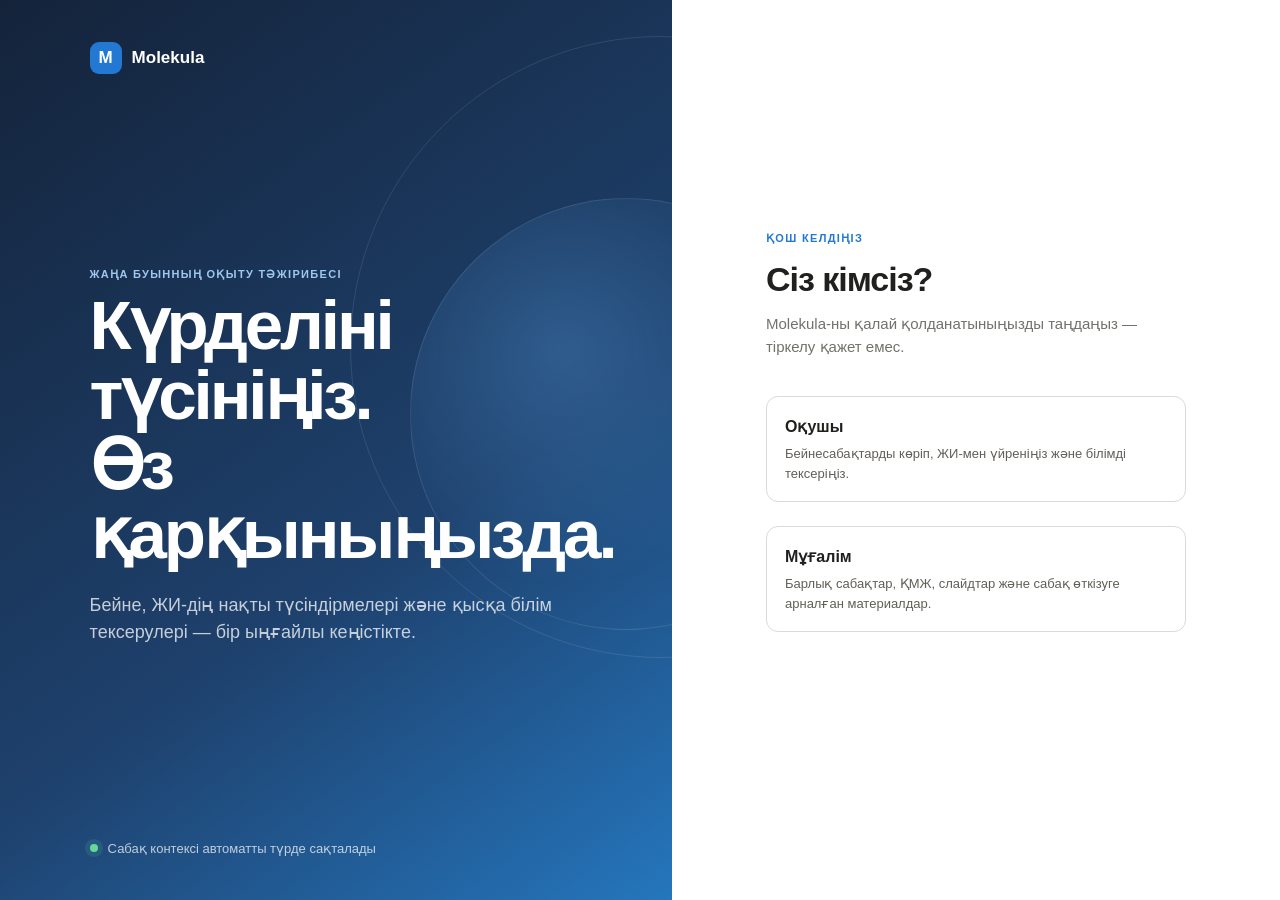
<file: index.html>
<!doctype html>
<html lang="kk">
<head>
  <meta charset="utf-8">
  <meta name="viewport" content="width=device-width, initial-scale=1">
  <title>Molekula</title>
  <link rel="stylesheet" href="css/style.css?v=5">
</head>
<body class="auth-page">
  <main class="auth-shell">
    <section class="auth-story" aria-label="Платформа туралы">
      <a class="brand brand-light" href="#" aria-label="Molekula"><span class="brand-mark">M</span><span>Molekula</span></a>
      <div class="story-copy">
        <span class="eyebrow light">Жаңа буынның оқыту тәжірибесі</span>
        <h1>Күрделіні түсініңіз.<br>Өз қарқыныңызда.</h1>
        <p>Бейне, ЖИ-дің нақты түсіндірмелері және қысқа білім тексерулері — бір ыңғайлы кеңістікте.</p>
      </div>
      <div class="story-proof"><span class="proof-dot"></span><span>Сабақ контексі автоматты түрде сақталады</span></div>
    </section>

    <section class="auth-panel">
      <div class="auth-card">
        <div class="mobile-brand"><span class="brand-mark">M</span><b>Molekula</b></div>
        <span class="eyebrow">Қош келдіңіз</span>
        <h2>Сіз кімсіз?</h2>
        <p class="muted">Molekula-ны қалай қолданатыныңызды таңдаңыз — тіркелу қажет емес.</p>

        <div class="auth-form role-options" role="group" aria-label="Рөлді таңдау">
          <button class="role-option" type="button" data-role="student">
            <span><b>Оқушы</b><small>Бейнесабақтарды көріп, ЖИ-мен үйреніңіз және білімді тексеріңіз.</small></span>
          </button>
          <button class="role-option" type="button" data-role="teacher">
            <span><b>Мұғалім</b><small>Барлық сабақтар, ҚМЖ, слайдтар және сабақ өткізуге арналған материалдар.</small></span>
          </button>
        </div>
        <div id="auth-status" class="status" role="status" aria-live="polite"></div>
      </div>
    </section>
  </main>
  <script src="js/config.js?v=6"></script>
  <script src="js/api.js?v=5"></script>
  <script src="js/auth.js?v=5"></script>
</body>
</html>
</file>
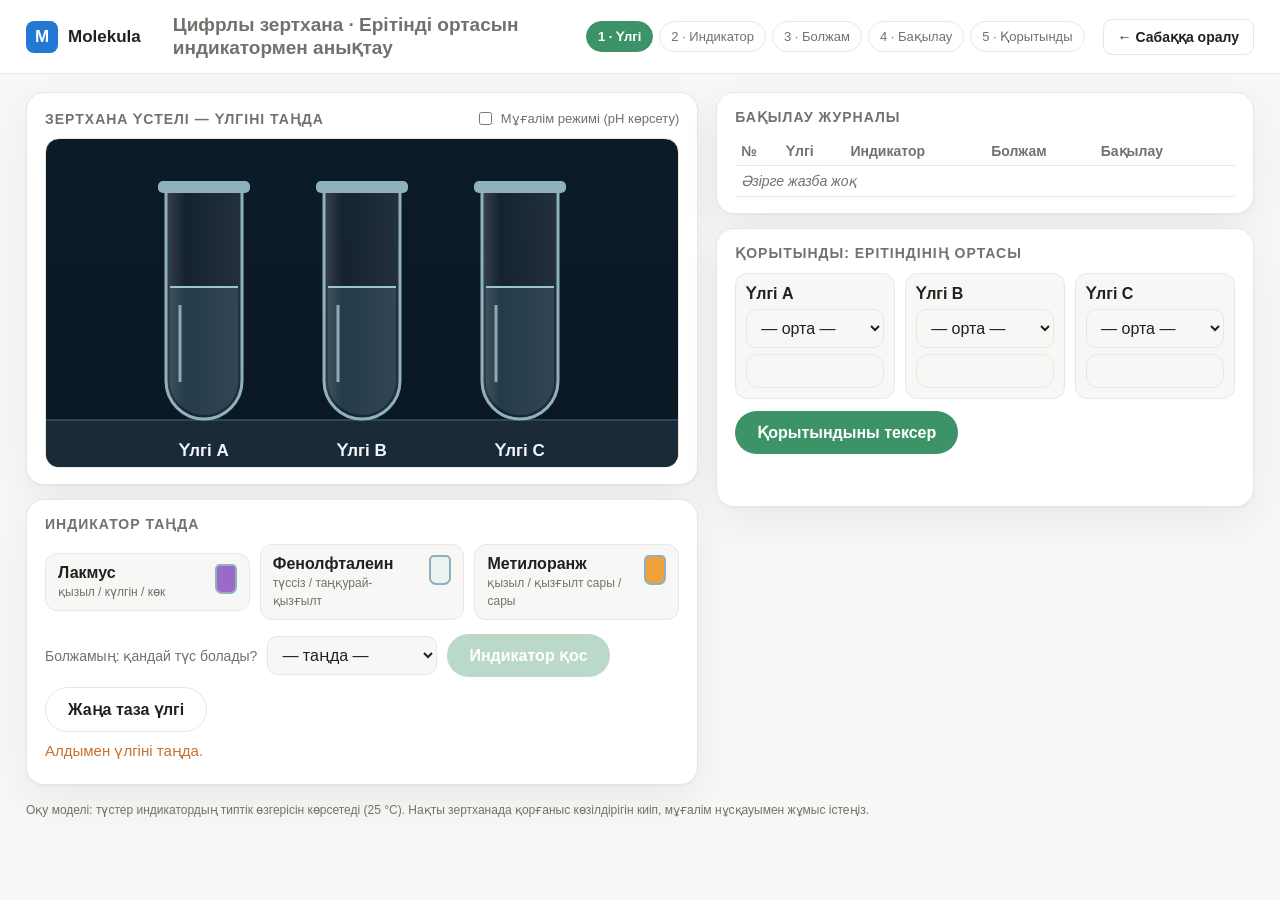
<file: digital-lab/index.html>
<!doctype html>
<html lang="kk">
<head>
<meta charset="utf-8">
<meta name="viewport" content="width=device-width,initial-scale=1">
<title>Цифрлы зертхана — ерітінді ортасы</title>
<style>
:root{--bg:#f7f7f5;--panel:#fff;--panel2:#f7f7f5;--line:#e8e7e3;--ink:#20201e;--muted:#73716c;--cyan:#2378d4;--mint:#3d9368;--gold:#c86f2b;--red:#c0453e;--copper:#c86f2b;--glass:#8fb1be}
*{box-sizing:border-box}
html,body{margin:0;background:var(--bg);color:var(--ink);font-family:Arial,"Helvetica Neue",sans-serif}
body{min-height:100vh;background:var(--bg)}
button,select{font:inherit;color:inherit}
header{display:flex;align-items:center;gap:18px;padding:14px 26px;border-bottom:1px solid var(--line)}
header{background:#fff}.mk-brand{display:flex;align-items:center;gap:10px;font-weight:800;color:var(--ink);text-decoration:none;font-size:17px;white-space:nowrap}.mk-mark{width:32px;height:32px;border-radius:8px;background:#2378d4;color:#fff;display:grid;place-items:center;font-weight:800}.mk-back{border:1px solid var(--line);background:#fff;border-radius:9px;padding:9px 14px;color:var(--ink);text-decoration:none;font-weight:700;font-size:14px;white-space:nowrap}.mk-back:hover{background:#eaf3fb}
header h1{font-size:19px;margin:0 0 0 14px;font-weight:700;color:var(--muted)}
.steps{margin-left:auto;display:flex;gap:6px}
.step{font-size:13px;padding:7px 11px;border-radius:999px;border:1px solid var(--line);color:var(--muted);white-space:nowrap}
.step.on{border-color:var(--mint);color:#fff;background:var(--mint);font-weight:700}
.step.done{border-color:#2f5a4d;color:var(--mint)}
main{display:grid;grid-template-columns:1.25fr 1fr;gap:18px;padding:18px 26px}
.card{box-shadow:0 1px 2px rgba(20,20,18,.04),0 14px 40px rgba(20,20,18,.06);background:var(--panel);border:1px solid var(--line);border-radius:18px;padding:16px 18px}
.card h2{font-size:14px;letter-spacing:1px;text-transform:uppercase;color:var(--muted);margin:0 0 12px}
.bench{position:relative;color:#f3f7fc;height:330px;background:linear-gradient(#0c1b28,#0a1824);border:1px solid var(--line);border-radius:14px;overflow:hidden}
.bench:after{content:"";position:absolute;z-index:0;left:0;right:0;bottom:0;height:46px;background:#1a2a37;border-top:2px solid #2f4557}
.tube{position:absolute;z-index:1;bottom:40px;width:92px;height:250px;cursor:pointer;transition:transform .35s}
.tube svg{width:100%;height:100%;overflow:visible}
.tube .liq{transition:fill 1.6s ease}
.tube.sel{transform:translateY(-14px)}
.tube .lab{position:absolute;left:0;right:0;bottom:-34px;text-align:center;font-weight:700;font-size:17px;z-index:2}
.tube .ph{position:absolute;left:0;right:0;top:-26px;text-align:center;font-size:13px;color:var(--gold);display:none}
.teacher .tube .ph{display:block}
.tube .tag{position:absolute;left:0;right:0;top:40px;text-align:center;font-size:12px;color:var(--muted)}
.dropper{position:absolute;width:34px;height:120px;left:0;top:-140px;transition:left .8s ease,top .8s ease;z-index:5;pointer-events:none}
.drop{position:absolute;width:10px;height:14px;border-radius:50% 50% 50% 50%/60% 60% 40% 40%;z-index:4;opacity:0}
.drop.fall{animation:fall .55s ease-in forwards}
@keyframes fall{0%{opacity:1;transform:translateY(0)}100%{opacity:1;transform:translateY(120px)}}
.row{display:flex;gap:10px;flex-wrap:wrap;align-items:center}
.ind{flex:1;min-width:150px;border:1px solid var(--line);background:var(--panel2);border-radius:12px;padding:10px 12px;cursor:pointer;text-align:left}
.ind b{display:block;font-size:16px}
.ind small{color:var(--muted);font-size:12px}
.ind .bottle{float:right;width:22px;height:30px;border-radius:5px 5px 7px 7px;margin-left:8px;border:2px solid var(--glass)}
.ind.sel{border-color:var(--gold);background:#fff4ea}
label{font-size:14px;color:var(--muted)}
select{background:var(--panel2);border:1px solid var(--line);border-radius:10px;padding:9px 10px;min-width:170px}
.btn{border:0;border-radius:999px;padding:12px 22px;font-weight:800;cursor:pointer;background:var(--mint);color:#fff}
.btn.ghost{background:transparent;border:1px solid var(--line);color:var(--ink)}
.btn:disabled{opacity:.35;cursor:not-allowed}
.msg{min-height:26px;margin-top:10px;font-size:15px;color:var(--gold)}
.msg.ok{color:var(--mint)}.msg.bad{color:var(--red)}
table{width:100%;border-collapse:collapse;font-size:14px}
th{color:var(--muted);text-align:left;font-weight:600;padding:6px 6px;border-bottom:1px solid var(--line)}
td{padding:7px 6px;border-bottom:1px solid var(--line)}
.sw{display:inline-block;width:14px;height:14px;border-radius:4px;border:1px solid var(--glass);vertical-align:-2px;margin-right:6px}
.empty{color:var(--muted);font-style:italic}
.concl{display:grid;grid-template-columns:repeat(3,1fr);gap:10px;margin-top:6px}
.concl div{background:var(--panel2);border:1px solid var(--line);border-radius:12px;padding:10px}
.concl b{display:block;margin-bottom:6px}
.concl select{min-width:0;width:100%}
.concl .res{font-size:13px;margin-top:6px;min-height:34px}
.foot{padding:0 26px 16px;color:var(--muted);font-size:12px}
.switch{display:flex;align-items:center;gap:6px;font-size:13px;color:var(--muted);cursor:pointer}
#cursor{position:fixed;width:26px;height:26px;left:-50px;top:-50px;z-index:99;pointer-events:none;transition:left .55s cubic-bezier(.4,0,.2,1),top .55s cubic-bezier(.4,0,.2,1)}
#cursor.click:after{content:"";position:absolute;left:-12px;top:-12px;width:28px;height:28px;border-radius:50%;border:3px solid var(--gold);animation:ping .45s ease-out}
@keyframes ping{from{opacity:1;transform:scale(.3)}to{opacity:0;transform:scale(1.4)}}
@media (max-width:900px){main{grid-template-columns:1fr}.steps{display:none}}
</style>
</head>
<body>
<header>
  <a class="mk-brand" href="../lesson.html"><span class="mk-mark">M</span>Molekula</a>
  <h1>Цифрлы зертхана · Ерітінді ортасын индикатормен анықтау</h1>
  <div class="steps" id="steps">
    <span class="step">1 · Үлгі</span><span class="step">2 · Индикатор</span><span class="step">3 · Болжам</span><span class="step">4 · Бақылау</span><span class="step">5 · Қорытынды</span>
  </div>
  <a class="mk-back" id="mk-back" href="../lesson.html">← Сабаққа оралу</a>
</header>
<main>
  <section>
    <div class="card">
      <div class="row" style="justify-content:space-between;margin-bottom:10px">
        <h2 style="margin:0">Зертхана үстелі — үлгіні таңда</h2>
        <label class="switch"><input type="checkbox" id="teacher"> Мұғалім режимі (pH көрсету)</label>
      </div>
      <div class="bench" id="bench"></div>
    </div>
    <div class="card" style="margin-top:14px">
      <h2>Индикатор таңда</h2>
      <div class="row" id="inds"></div>
      <div class="row" style="margin-top:14px">
        <label for="pred">Болжамың: қандай түс болады?</label>
        <select id="pred"><option value="">— таңда —</option></select>
        <button class="btn" id="add" disabled>Индикатор қос</button>
        <button class="btn ghost" id="fresh">Жаңа таза үлгі</button>
      </div>
      <div class="msg" id="msg">Алдымен үлгіні таңда.</div>
    </div>
  </section>
  <section>
    <div class="card">
      <h2>Бақылау журналы</h2>
      <table><thead><tr><th>№</th><th>Үлгі</th><th>Индикатор</th><th>Болжам</th><th>Бақылау</th><th></th></tr></thead>
      <tbody id="log"><tr><td colspan="6" class="empty">Әзірге жазба жоқ</td></tr></tbody></table>
    </div>
    <div class="card" style="margin-top:14px">
      <h2>Қорытынды: ерітіндінің ортасы</h2>
      <div class="concl" id="concl"></div>
      <div class="row" style="margin-top:12px"><button class="btn" id="check">Қорытындыны тексер</button></div>
      <div class="msg" id="cmsg"></div>
    </div>
  </section>
</main>
<div class="foot">Оқу моделі: түстер индикатордың типтік өзгерісін көрсетеді (25 °C). Нақты зертханада қорғаныс көзілдірігін киіп, мұғалім нұсқауымен жұмыс істеңіз.</div>
<svg id="cursor" viewBox="0 0 26 26"><path d="M3 2l18 10-8 2-3 8z" fill="#fff" stroke="#071321" stroke-width="1.6"/></svg>
<script>
'use strict';
const SAMPLES=[{id:'A',ph:2,name:'тұз қышқылының сұйылтылған ерітіндісі'},{id:'B',ph:7,name:'дистилденген су'},{id:'C',ph:11,name:'натрий гидроксидінің сұйылтылған ерітіндісі'}];
const IND={
 litmus:{name:'Лакмус',hint:'қызыл / күлгін / көк',bottle:'#9b6ac9',color:ph=>ph<5?['#e34e68','қызыл']:ph<8?['#9b6ac9','күлгін']:['#3a7ce8','көк']},
 phenol:{name:'Фенолфталеин',hint:'түссіз / таңқурай-қызғылт',bottle:'#e8f3f2',color:ph=>ph<8.2?[null,'түссіз']:['#e755b1','қызғылт']},
 mo:{name:'Метилоранж',hint:'қызыл / қызғылт сары / сары',bottle:'#f0a13c',color:ph=>ph<3.1?['#e75050','қызыл']:ph<4.4?['#f08a3c','қызғылт сары']:['#f5cd44','сары']}
};
const COLORS=['түссіз','қызыл','күлгін','көк','қызғылт','сары','қызғылт сары'];
const ENV={acid:'Қышқыл',neutral:'Бейтарап',base:'Сілтілі'};
const $=s=>document.querySelector(s);
const st={sample:null,ind:null,tubes:{A:null,B:null,C:null},log:[],busy:false};
const bench=$('#bench');
const W=()=>bench.clientWidth;
function tubeSVG(id){return `<svg viewBox="0 0 92 250"><defs><linearGradient id="gl${id}" x1="0" x2="1"><stop offset="0" stop-color="#fff" stop-opacity=".18"/><stop offset=".25" stop-color="#fff" stop-opacity=".04"/><stop offset="1" stop-color="#fff" stop-opacity=".1"/></linearGradient></defs>
<path class="liq" d="M12 110 V204 a34 34 0 0 0 68 0 V110 Z" fill="#1b3342"/>
<path d="M8 12 V204 a38 38 0 0 0 76 0 V12" fill="url(#gl${id})" stroke="#8fb1be" stroke-width="3"/>
<rect x="0" y="4" width="92" height="12" rx="5" fill="#8fb1be"/>
<line x1="12" y1="110" x2="80" y2="110" stroke="#9cc4d0" stroke-width="2"/>
<line x1="22" y1="128" x2="22" y2="205" stroke="#d7eef3" stroke-width="3" opacity=".6"/></svg>`}
SAMPLES.forEach((s,i)=>{const d=document.createElement('div');d.className='tube';d.dataset.id=s.id;d.innerHTML=tubeSVG(s.id)+`<div class="ph">pH ${s.ph}</div><div class="lab">Үлгі ${s.id}</div>`;d.onclick=()=>selectSample(s.id);bench.append(d)});
const dropper=document.createElement('div');dropper.className='dropper';dropper.innerHTML='<svg viewBox="0 0 34 120"><rect x="5" y="0" width="24" height="44" rx="11" id="bulb" fill="#eac778"/><rect x="11" y="40" width="12" height="66" rx="4" fill="#c9dce3"/><path d="M11 104h12l-6 16z" fill="#c9dce3"/></svg>';bench.append(dropper);
function layout(){const w=W();[...bench.querySelectorAll('.tube')].forEach((t,i)=>{t.style.left=(w*(i+1)/4-46)+'px'})}
addEventListener('resize',layout);layout();
Object.entries(IND).forEach(([k,v])=>{const b=document.createElement('button');b.className='ind';b.dataset.ind=k;b.innerHTML=`<span class="bottle" style="background:${v.bottle}"></span><b>${v.name}</b><small>${v.hint}</small>`;b.onclick=()=>selectInd(k);$('#inds').append(b)});
COLORS.forEach(c=>{const o=document.createElement('option');o.value=c;o.textContent=c;$('#pred').append(o)});
SAMPLES.forEach(s=>{const d=document.createElement('div');d.innerHTML=`<b>Үлгі ${s.id}</b><select data-concl="${s.id}"><option value="">— орта —</option>${Object.entries(ENV).map(([k,v])=>`<option value="${k}">${v}</option>`).join('')}</select><div class="res" id="res${s.id}"></div>`;$('#concl').append(d)});
$('#teacher').onchange=e=>document.body.classList.toggle('teacher',e.target.checked);
$('#pred').onchange=update;$('#add').onclick=addIndicator;$('#fresh').onclick=fresh;$('#check').onclick=checkConcl;
function msg(t,cls=''){const m=$('#msg');m.textContent=t;m.className='msg '+cls}
function selectSample(id){if(st.busy)return;st.sample=id;bench.querySelectorAll('.tube').forEach(t=>t.classList.toggle('sel',t.dataset.id===id));
 msg(st.tubes[id]?`Үлгі ${id}-ге ${IND[st.tubes[id]].name.toLowerCase()} қосылған. Басқа индикатор үшін «Жаңа таза үлгі» ал.`:`Үлгі ${id} таңдалды. Енді индикатор таңда.`,st.tubes[id]?'bad':'');update()}
function selectInd(k){if(st.busy)return;st.ind=k;document.querySelectorAll('.ind').forEach(b=>b.classList.toggle('sel',b.dataset.ind===k));if(st.sample&&!st.tubes[st.sample])msg('Болжам жаса: түс қандай болады?');update()}
function update(){const ready=st.sample&&st.ind&&$('#pred').value&&!st.tubes[st.sample]&&!st.busy;$('#add').disabled=!ready;
 const stepEls=[...document.querySelectorAll('.step')];const stage=!st.sample?0:!st.ind?1:!$('#pred').value?2:st.log.length<1?3:4;stepEls.forEach((e,i)=>{e.className='step'+(i===stage?' on':i<stage?' done':'')})}
function tubeEl(id){return bench.querySelector(`.tube[data-id="${id}"]`)}
async function addIndicator(){const id=st.sample,k=st.ind,pred=$('#pred').value;if(!id||!k||!pred||st.tubes[id])return;st.busy=true;update();
 const t=tubeEl(id),x=parseFloat(t.style.left)+29;bench.querySelector('#bulb').setAttribute('fill',IND[k].bottle);dropper.style.left=x+'px';dropper.style.top='-2px';await wait(900);
 for(let i=0;i<3;i++){const d=document.createElement('div');d.className='drop';d.style.background=IND[k].bottle==='#e8f3f2'?'#cfe9ea':IND[k].bottle;d.style.left=(x+12)+'px';d.style.top='118px';bench.append(d);requestAnimationFrame(()=>d.classList.add('fall'));setTimeout(()=>d.remove(),700);await wait(380)}
 const ph=SAMPLES.find(s=>s.id===id).ph,[col,name]=IND[k].color(ph);t.querySelector('.liq').setAttribute('fill',col||'#1f3a4a');st.tubes[id]=k;
 await wait(700);dropper.style.top='-140px';
 st.log.push({n:st.log.length+1,id,k,pred,obs:name,col});renderLog();
 msg(pred===name?`Болжам расталды: ${name}.`:`Бақылау: ${name}. Болжам (${pred}) расталмады — себебін ойлан.`,pred===name?'ok':'bad');
 $('#pred').value='';st.busy=false;update()}
function fresh(){const id=st.sample;if(!id||st.busy)return;st.tubes[id]=null;tubeEl(id).querySelector('.liq').setAttribute('fill','#1b3342');msg(`Үлгі ${id}: жаңа таза сынама алынды.`);update()}
function renderLog(){$('#log').innerHTML=st.log.map(r=>`<tr><td>${r.n}</td><td>${r.id}</td><td>${IND[r.k].name}</td><td>${r.pred}</td><td><span class="sw" style="background:${r.col||'transparent'}"></span>${r.obs}</td><td>${r.pred===r.obs?'✓':'✗'}</td></tr>`).join('')}
function truth(ph){return ph<7?'acid':ph>7?'base':'neutral'}
function evidence(id,env){const rows=st.log.filter(r=>r.id===id);if(!rows.length)return false;
 // litmus or methyl orange + phenolphthalein can separate all three; phenolphthalein alone cannot separate acid from neutral
 const set=new Set(rows.map(r=>r.k));if(set.has('litmus'))return true;if(env==='base'&&set.has('phenol'))return true;if(set.has('mo')&&set.has('phenol'))return true;if(env==='acid'&&set.has('mo'))return true;return false}
function checkConcl(){let good=0;SAMPLES.forEach(s=>{const v=document.querySelector(`[data-concl="${s.id}"]`).value,r=$('#res'+s.id);
 if(!v){r.textContent='Таңдау жоқ';r.style.color='var(--muted)';return}
 if(v!==truth(s.ph)){r.textContent='✗ Бақылау нәтижесіне сәйкес емес';r.style.color='var(--red)';return}
 if(!evidence(s.id,v)){r.textContent='Жауап дұрыс, бірақ дәлел жеткіліксіз: тағы индикатор қолдан';r.style.color='var(--gold)';return}
 good++;r.textContent='✓ Дұрыс, журналмен дәлелденді';r.style.color='var(--mint)'});
 const m=$('#cmsg');if(good===3){m.textContent='Тамаша! Үш үлгінің ортасы дұрыс анықталды.';m.className='msg ok';document.querySelectorAll('.step').forEach(e=>e.className='step done')}else{m.textContent=`${good} / 3 дәлелденген қорытынды.`;m.className='msg'}}
const wait=ms=>new Promise(r=>setTimeout(r,ms));
// demo cursor (used for screen recording): window.demoCursor(x,y,click)
window.demoCursor=(x,y,click)=>{const c=$('#cursor');c.style.left=x+'px';c.style.top=y+'px';if(click){c.classList.remove('click');void c.offsetWidth;c.classList.add('click')}};
update();
</script>
<script>(function(){const n=new URLSearchParams(location.search).get('lesson');if(n&&/^\d+$/.test(n))document.getElementById('mk-back').href='../lesson.html?lesson='+n;})();</script>
</body>
</html>
</file>
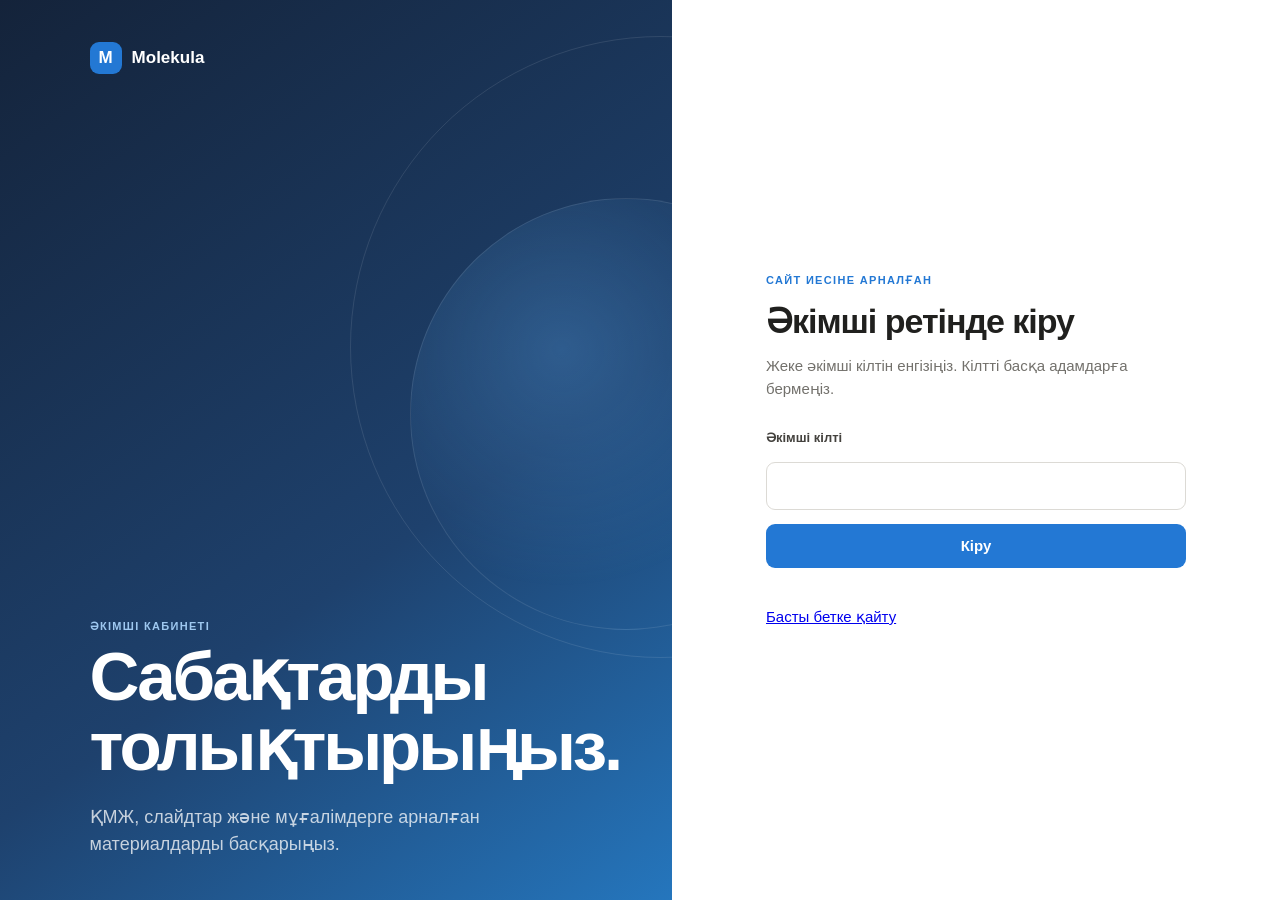
<file: admin.html>
<!doctype html>
<html lang="kk">
<head>
  <meta charset="utf-8">
  <meta name="viewport" content="width=device-width, initial-scale=1">
  <meta name="robots" content="noindex">
  <title>Әкімші — Molekula</title>
  <link rel="stylesheet" href="css/style.css?v=5">
</head>
<body class="auth-page">
  <main class="auth-shell">
    <section class="auth-story" aria-label="Материалдарды басқару">
      <a class="brand brand-light" href="index.html"><span class="brand-mark">M</span><span>Molekula</span></a>
      <div class="story-copy"><span class="eyebrow light">Әкімші кабинеті</span><h1>Сабақтарды<br>толықтырыңыз.</h1><p>ҚМЖ, слайдтар және мұғалімдерге арналған материалдарды басқарыңыз.</p></div>
    </section>
    <section class="auth-panel"><div class="auth-card">
      <span class="eyebrow">Сайт иесіне арналған</span><h2>Әкімші ретінде кіру</h2>
      <p class="muted">Жеке әкімші кілтін енгізіңіз. Кілтті басқа адамдарға бермеңіз.</p>
      <form id="admin-form" class="auth-form">
        <label for="admin-key">Әкімші кілті</label>
        <input id="admin-key" name="key" type="password" autocomplete="off" required minlength="32" spellcheck="false" autocapitalize="none">
        <button class="button primary wide" type="submit">Кіру</button>
      </form>
      <div id="auth-status" class="status" role="status" aria-live="polite"></div>
      <section id="admin-tools" class="hidden">
        <p><a class="button primary wide" href="teacher.html">Сабақтар мен материалдарды ашу</a></p>
        <h2>Сабақ субтитрлері</h2>
        <p class="muted">ЖИ-көмекші мен тесттер үшін сабақтың нақты мәтінін WebVTT пішімінде қосыңыз.</p>
        <form id="transcript-form" class="auth-form">
          <label for="transcript-lesson">Сабақ</label>
          <select id="transcript-lesson" required></select>
          <label for="transcript-file">Субтитр файлы (.vtt)</label>
          <input id="transcript-file" type="file" accept=".vtt,text/vtt" required>
          <button class="button secondary wide" type="submit">Субтитрлерді сақтау</button>
        </form>
        <div id="transcript-status" class="status" role="status" aria-live="polite"></div>
      </section>
      <a href="index.html">Басты бетке қайту</a>
    </div></section>
  </main>
  <script src="js/config.js?v=6"></script>
  <script src="js/api.js?v=5"></script>
  <script src="js/admin-auth.js"></script>
</body>
</html>
</file>
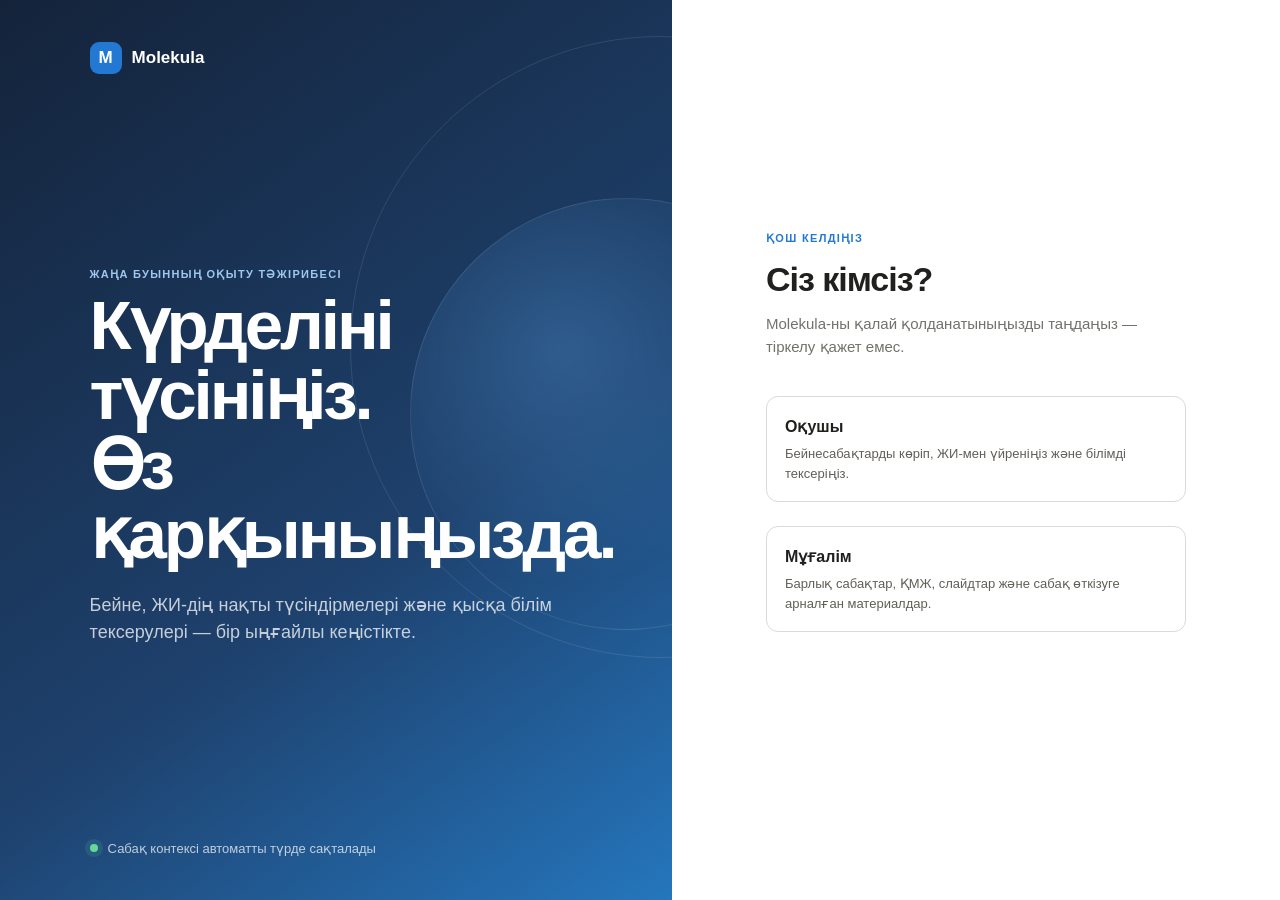
<file: teacher.html>
<!doctype html>
<html lang="kk">
<head>
  <meta charset="utf-8">
  <meta name="viewport" content="width=device-width, initial-scale=1">
  <title>Мұғалім кабинеті — Molekula</title>
  <link rel="stylesheet" href="css/style.css?v=5">
</head>
<body class="app-page teacher-mode">
  <header class="topbar">
    <div class="topbar-left">
      <a class="brand" href="teacher.html"><span class="brand-mark">M</span><span>Molekula</span></a>
    </div>
    <div class="course-title"><span>Курс</span><b id="course-name"></b></div>
    <div class="profile-menu">
      <span class="role-badge">Мұғалім кабинеті</span>
      <div class="avatar" id="avatar"></div>
      <div class="profile-copy"><b id="user-name"></b><span id="user-handle"></span></div>
      <button id="logout" class="icon-button" title="Рөлді ауыстыру" aria-label="Рөлді ауыстыру">↗</button>
    </div>
  </header>

  <main class="dashboard">
    <section class="dashboard-hero">
      <div>
        <span class="eyebrow">Мұғалім кабинеті</span>
        <h1 id="greeting">Сәлеметсіз бе!</h1>
        <p>Сабақты таңдаңыз: бейнені сыныпта көрсетіңіз, ҚМЖ мен слайдтарды жүктеп алыңыз, сыныптық тест құрастырыңыз.</p>
      </div>
      <div class="dashboard-stats" aria-label="Курс туралы">
        <div><b id="stat-lessons">—</b><span>сабақ</span></div>
        <div><b id="stat-materials">—</b><span>материал</span></div>
        <div><b id="stat-tools">—</b><span>интерактив құрал</span></div>
      </div>
    </section>

    <div id="dashboard-status" class="materials-status" role="status" aria-live="polite"></div>

    <section aria-labelledby="lessons-heading">
      <div class="dashboard-heading">
        <h2 id="lessons-heading">Курс сабақтары</h2>
        <label class="dashboard-filter"><input type="checkbox" id="filter-ready"> Тек ҚМЖ бар сабақтар</label>
      </div>
      <div class="lesson-cards" id="lesson-cards"></div>
    </section>
  </main>

  <script src="js/config.js?v=6"></script>
  <script src="js/api.js"></script>
  <script src="js/teacher.js"></script>
</body>
</html>
</file>
<file: css/style.css>
:root {
    --ink: #20201e;
    --muted: #73716c;
    --canvas: #f7f7f5;
    --surface: #fff;
    --line: #e8e7e3;
    --blue: #2378d4;
    --blue-soft: #eaf3fb;
    --green: #3d9368;
    --orange: #c86f2b;
    --orange-soft: #fff2e7;
    --navy: #182840;
    --shadow:
        0 1px 2px rgba(20, 20, 18, 0.04), 0 14px 40px rgba(20, 20, 18, 0.06);
    --radius: 12px;
}
* {
    box-sizing: border-box;
}
html {
    scroll-behavior: smooth;
}
body {
    margin: 0;
    color: var(--ink);
    background: var(--canvas);
    font:
        15px/1.5 Arial,
        sans-serif;
}
button,
input,
select,
textarea {
    font: inherit;
}
button,
a {
    touch-action: manipulation;
}
button:focus-visible,
a:focus-visible,
input:focus-visible,
select:focus-visible,
textarea:focus-visible {
    outline: 3px solid rgba(35, 120, 212, 0.25);
    outline-offset: 2px;
}
.hidden {
    display: none !important;
}
.visually-hidden {
    position: absolute;
    width: 1px;
    height: 1px;
    padding: 0;
    margin: -1px;
    overflow: hidden;
    clip-path: inset(50%);
    white-space: nowrap;
    border: 0;
}
button:disabled {
    cursor: wait;
    opacity: 0.65;
}
button:disabled:hover {
    transform: none;
}
.muted {
    color: var(--muted);
}
.eyebrow {
    display: block;
    margin-bottom: 8px;
    color: var(--blue);
    font-size: 11px;
    font-weight: 700;
    letter-spacing: 0.12em;
    text-transform: uppercase;
}
.eyebrow.light {
    color: #9ec8f0;
}
.brand {
    display: flex;
    align-items: center;
    gap: 10px;
    color: var(--ink);
    font-size: 17px;
    font-weight: 700;
    text-decoration: none;
}
.brand-light {
    color: #fff;
}
.brand-mark {
    display: grid;
    width: 32px;
    height: 32px;
    place-items: center;
    border-radius: 9px;
    background: var(--blue);
    color: #fff;
    font-weight: 800;
}
.button {
    min-height: 44px;
    padding: 0 18px;
    border: 1px solid transparent;
    border-radius: 9px;
    display: inline-flex;
    align-items: center;
    justify-content: center;
    gap: 10px;
    color: var(--ink);
    background: #fff;
    font-weight: 700;
    text-decoration: none;
    cursor: pointer;
    transition: 0.18s ease;
}
.button:hover {
    transform: translateY(-1px);
}
.button.primary {
    background: var(--blue);
    color: #fff;
}
.button.secondary {
    border-color: var(--line);
    background: #fff;
}
.button.telegram {
    background: #eaf5fc;
    color: #1879b5;
}
.button.attention {
    background: var(--orange-soft);
    color: #9b4e16;
}
.button.wide {
    width: 100%;
}
.icon-button {
    width: 44px;
    height: 44px;
    border: 0;
    border-radius: 9px;
    background: transparent;
    color: var(--muted);
    cursor: pointer;
    font-size: 20px;
}
.icon-button:hover {
    background: #f0efec;
}
.auth-page {
    background: #fff;
}
.auth-shell {
    min-height: 100vh;
    display: grid;
    grid-template-columns: minmax(360px, 1.05fr) minmax(420px, 0.95fr);
}
.auth-story {
    position: relative;
    overflow: hidden;
    min-height: 100vh;
    padding: 42px 7vw;
    display: flex;
    flex-direction: column;
    justify-content: space-between;
    color: #fff;
    background: linear-gradient(145deg, #14233a 0%, #1e416d 60%, #2576bd 100%);
}
.auth-story:before,
.auth-story:after {
    content: "";
    position: absolute;
    border: 1px solid rgba(255, 255, 255, 0.1);
    border-radius: 50%;
}
.auth-story:before {
    width: 620px;
    height: 620px;
    right: -300px;
    top: 4%;
}
.auth-story:after {
    width: 430px;
    height: 430px;
    right: -170px;
    top: 22%;
    background: radial-gradient(
        circle at 35% 35%,
        rgba(101, 183, 255, 0.25),
        transparent 60%
    );
}
.story-copy {
    position: relative;
    z-index: 1;
    max-width: 630px;
}
.story-copy h1 {
    margin: 0 0 22px;
    font-size: clamp(44px, 5.4vw, 78px);
    line-height: 1.01;
    letter-spacing: -0.045em;
}
.story-copy p {
    max-width: 530px;
    margin: 0;
    color: rgba(255, 255, 255, 0.75);
    font-size: 18px;
}
.story-proof {
    position: relative;
    z-index: 1;
    display: flex;
    align-items: center;
    gap: 10px;
    color: rgba(255, 255, 255, 0.72);
    font-size: 13px;
}
.proof-dot {
    width: 8px;
    height: 8px;
    border-radius: 50%;
    background: #67d89a;
    box-shadow: 0 0 0 5px rgba(103, 216, 154, 0.12);
}
.auth-panel {
    display: grid;
    place-items: center;
    padding: 48px;
}
.auth-card {
    width: min(420px, 100%);
}
.mobile-brand {
    display: none;
}
.auth-card h2 {
    margin: 0;
    font-size: 34px;
    letter-spacing: -0.03em;
}
.auth-card > .muted {
    margin: 8px 0 28px;
}
.tabs {
    display: grid;
    grid-template-columns: 1fr 1fr;
    padding: 4px;
    margin-bottom: 22px;
    border-radius: 10px;
    background: #f0efec;
}
.tab {
    min-height: 40px;
    border: 0;
    border-radius: 7px;
    background: transparent;
    color: var(--muted);
    font-weight: 700;
    cursor: pointer;
}
.tab.active {
    background: #fff;
    color: var(--ink);
    box-shadow: 0 1px 3px rgba(0, 0, 0, 0.08);
}
.auth-form {
    display: grid;
    gap: 14px;
}
.auth-form fieldset {
    min-width: 0;
    margin: 0;
    padding: 0;
    border: 0;
}
.role-options legend {
    margin-bottom: 6px;
    font-size: 21px;
    font-weight: 700;
    line-height: 1.3;
}
.role-intro {
    margin: 0 0 16px;
    color: #625f5a;
    font-size: 13px;
}
.auth-form .role-option {
    display: flex;
    align-items: start;
    gap: 12px;
    margin-top: 10px;
    padding: 18px;
    border: 1px solid #dcdad5;
    border-radius: var(--radius);
    cursor: pointer;
    transition: border-color 0.18s ease, background 0.18s ease;
}
button.role-option {
    width: 100%;
    margin: 0;
    background: #fff;
    color: inherit;
    font: inherit;
    text-align: left;
}
button.role-option:focus-visible {
    outline: 3px solid var(--blue);
    outline-offset: 3px;
}
button.role-option:disabled {
    cursor: progress;
    opacity: 0.6;
}
.role-option:hover {
    border-color: var(--blue);
}
.role-option:has(input:checked) {
    border-color: var(--blue);
    background: var(--blue-soft);
    box-shadow: inset 0 0 0 1px var(--blue);
}
.role-option:has(input:focus-visible) {
    outline: 3px solid var(--blue);
    outline-offset: 3px;
}
.auth-form .role-option input {
    flex: 0 0 18px;
    width: 18px;
    height: 18px;
    margin: 3px 0 0;
    accent-color: var(--blue);
}
.role-option span {
    display: grid;
    gap: 5px;
}
.role-option b {
    color: var(--ink);
    font-size: 16px;
}
.role-option small {
    color: #625f5a;
    font-size: 13px;
    font-weight: 400;
    line-height: 1.5;
}
.selected-role {
    display: flex;
    justify-content: space-between;
    align-items: center;
    gap: 10px;
    color: #625f5a;
    font-size: 13px;
}
.selected-role b {
    color: var(--ink);
}
.text-button {
    min-height: 44px;
    padding: 0 10px;
    border: 0;
    border-radius: 8px;
    background: var(--blue-soft);
    color: #175ca6;
    font-weight: 700;
    cursor: pointer;
}
.auth-form label {
    display: grid;
    gap: 7px;
    color: #44423e;
    font-size: 13px;
    font-weight: 700;
}
.auth-form input {
    width: 100%;
    height: 48px;
    padding: 0 14px;
    border: 1px solid #dcdad5;
    border-radius: 9px;
    background: #fff;
}
.auth-form input:focus {
    border-color: var(--blue);
}
.telegram-step {
    display: flex;
    gap: 12px;
    padding: 14px;
    border: 1px solid var(--line);
    border-radius: 10px;
    background: #fafaf8;
}
.step-index {
    display: grid;
    flex: 0 0 28px;
    height: 28px;
    place-items: center;
    border-radius: 50%;
    background: var(--blue);
    color: #fff;
    font-weight: 700;
}
.telegram-step b {
    font-size: 13px;
}
.telegram-step p {
    margin: 2px 0 0;
    color: var(--muted);
    font-size: 12px;
}
.status {
    min-height: 24px;
    margin-top: 14px;
    font-size: 13px;
}
.status.error {
    color: #bd4439;
}
.status.success {
    color: var(--green);
}
.fineprint {
    margin: 22px 0 0;
    color: #99958e;
    font-size: 11px;
    text-align: center;
}
.topbar {
    position: sticky;
    z-index: 20;
    top: 0;
    height: 72px;
    padding: 0 28px;
    display: grid;
    grid-template-columns: 280px 1fr auto;
    align-items: center;
    border-bottom: 1px solid var(--line);
    background: rgba(255, 255, 255, 0.92);
    backdrop-filter: blur(14px);
}
.topbar-left {
    display: flex;
    align-items: center;
    gap: 10px;
}
#toggle-sidebar {
    flex-shrink: 0;
    font-size: 18px;
}
.course-title {
    display: flex;
    gap: 10px;
    align-items: center;
}
.course-title span {
    color: var(--muted);
}
.profile-menu {
    display: flex;
    align-items: center;
    gap: 10px;
}
.avatar {
    width: 38px;
    height: 38px;
    display: grid;
    place-items: center;
    overflow: hidden;
    border-radius: 10px;
    background: var(--blue-soft);
    color: var(--blue);
    font-weight: 800;
}
.avatar img {
    width: 100%;
    height: 100%;
    object-fit: cover;
}
.profile-copy {
    display: grid;
    min-width: 130px;
    font-size: 12px;
}
.profile-copy span {
    color: var(--muted);
}
.workspace {
    max-width: 1600px;
    min-height: calc(100vh - 72px);
    margin: auto;
    display: grid;
    grid-template-columns: 280px minmax(0, 1fr);
    transition: grid-template-columns 0.25s ease;
}
.workspace.sidebar-collapsed {
    grid-template-columns: 0px minmax(0, 1fr);
}
.sidebar {
    position: sticky;
    top: 72px;
    height: calc(100vh - 72px);
    padding: 30px 20px;
    display: flex;
    flex-direction: column;
    overflow: hidden;
    border-right: 1px solid var(--line);
    background: #fbfbf9;
    transition:
        padding 0.2s ease,
        opacity 0.2s ease;
}
.workspace.sidebar-collapsed .sidebar {
    padding: 30px 0;
    border-right: 0;
    opacity: 0;
    pointer-events: none;
}
.sidebar-heading {
    display: grid;
    padding: 0 10px 18px;
}
.progress-track {
    height: 4px;
    margin: 0 10px 26px;
    overflow: hidden;
    border-radius: 4px;
    background: #e8e7e3;
}
.progress-track span {
    display: block;
    height: 100%;
    background: var(--blue);
}
.lesson-list {
    display: grid;
    align-content: start;
    gap: 6px;
    /* Список уроков прокручивается сам, заголовок и «Кеңес» остаются на месте. */
    flex: 1 1 auto;
    min-height: 0;
    overflow-y: auto;
    overscroll-behavior: contain;
    margin-right: -8px;
    padding-right: 8px;
}
.lesson-item {
    display: flex;
    gap: 12px;
    align-items: center;
    padding: 12px 10px;
    border-radius: 10px;
    color: var(--ink);
    text-decoration: none;
}
.lesson-item:hover {
    background: #f1f0ed;
}
.lesson-item.active {
    background: var(--blue-soft);
}
.lesson-item.locked {
    pointer-events: none;
    opacity: 0.48;
}
.lesson-number {
    display: grid;
    flex: 0 0 32px;
    height: 32px;
    place-items: center;
    border: 1px solid var(--line);
    border-radius: 9px;
    background: #fff;
    color: var(--muted);
    font-size: 12px;
    font-weight: 700;
}
.lesson-item.active .lesson-number {
    border-color: var(--blue);
    background: var(--blue);
    color: #fff;
}
.lesson-item span:last-child {
    display: grid;
    line-height: 1.3;
}
.lesson-item small {
    color: var(--muted);
    font-size: 10px;
    text-transform: uppercase;
    letter-spacing: 0.08em;
}
.lesson-item b {
    margin-top: 3px;
    font-size: 13px;
}
.sidebar-note {
    flex: none;
    margin-top: 16px;
    display: flex;
    gap: 10px;
    padding: 14px;
    border: 1px solid var(--line);
    border-radius: 10px;
    background: #fff;
}
.sidebar-note > span {
    color: var(--blue);
}
.sidebar-note p {
    display: grid;
    margin: 0;
    color: var(--muted);
    font-size: 12px;
}
.sidebar-note b {
    color: var(--ink);
}
.lesson-area {
    min-width: 0;
    padding: 34px clamp(24px, 4vw, 60px) 60px;
}
.lesson-head {
    display: flex;
    align-items: end;
    justify-content: space-between;
    gap: 24px;
    margin-bottom: 24px;
}
.lesson-head h1 {
    margin: 0;
    font-size: clamp(27px, 3vw, 38px);
    line-height: 1.15;
    letter-spacing: -0.035em;
}
.lesson-state {
    padding: 7px 10px;
    border-radius: 7px;
    background: #efeee9;
    color: var(--muted);
    font-size: 12px;
    font-weight: 700;
}
.lesson-state.passed {
    background: #e9f4ed;
    color: var(--green);
}
.learning-grid {
    display: grid;
    grid-template-columns: minmax(0, 1.65fr) minmax(330px, 0.75fr);
    gap: 18px;
    align-items: stretch;
}
.video-card,
.assistant-card,
.completion-card {
    border: 1px solid var(--line);
    border-radius: var(--radius);
    background: var(--surface);
    box-shadow: var(--shadow);
}
.video-card {
    overflow: hidden;
}
.video-frame {
    position: relative;
    aspect-ratio: 16/9;
    overflow: hidden;
    background: #111;
}
.video-frame iframe,
#player {
    width: 100%;
    height: 100%;
}
.video-loader {
    position: absolute;
    inset: 0;
    display: grid;
    place-content: center;
    gap: 10px;
    color: #bcbcbc;
    text-align: center;
    background: #111;
}
.video-loader span {
    width: 28px;
    height: 28px;
    margin: auto;
    border: 2px solid #555;
    border-top-color: #fff;
    border-radius: 50%;
    animation: spin 0.8s linear infinite;
}
.video-loader p {
    margin: 0;
    font-size: 12px;
}
.video-meta {
    min-height: 76px;
    padding: 14px 18px;
    display: flex;
    align-items: center;
    justify-content: space-between;
    border-bottom: 1px solid var(--line);
}
.video-meta > div {
    display: grid;
}
.video-meta b {
    font-size: 18px;
    font-variant-numeric: tabular-nums;
}
.video-meta span {
    color: var(--muted);
    font-size: 11px;
}
.assistant-card {
    min-height: 420px;
    display: flex;
    flex-direction: column;
    overflow: hidden;
}
.assistant-head {
    height: 72px;
    padding: 0 16px;
    display: flex;
    align-items: center;
    gap: 10px;
    border-bottom: 1px solid var(--line);
}
.ai-avatar {
    display: grid;
    width: 36px;
    height: 36px;
    place-items: center;
    border-radius: 10px;
    background: var(--navy);
    color: #fff;
}
.assistant-head > div:nth-child(2) {
    display: grid;
    flex: 1;
}
.assistant-head span {
    display: flex;
    align-items: center;
    gap: 5px;
    color: var(--muted);
    font-size: 10px;
}
.assistant-head i {
    width: 6px;
    height: 6px;
    border-radius: 50%;
    background: #52ac79;
}
.chat-box {
    flex: 1;
    min-height: 0;
    padding: 18px;
    overflow-y: auto;
    background: #fbfbfa;
}
.message {
    max-width: 88%;
    margin-bottom: 12px;
    padding: 12px 14px;
    border-radius: 10px;
    background: #fff;
    border: 1px solid var(--line);
}
.message.user {
    margin-left: auto;
    background: var(--blue);
    border-color: var(--blue);
    color: #fff;
}
.message.error {
    color: #b84338;
    background: #fff1ef;
}
.message p {
    margin: 3px 0 0;
    white-space: pre-wrap;
}
.message-label {
    font-size: 10px;
    font-weight: 700;
    letter-spacing: 0.06em;
    text-transform: uppercase;
    opacity: 0.6;
}
.suggestion {
    width: 100%;
    min-height: 44px;
    margin-top: 8px;
    padding: 0 12px;
    display: flex;
    align-items: center;
    justify-content: space-between;
    border: 1px solid var(--line);
    border-radius: 9px;
    background: #fff;
    color: #55524d;
    cursor: pointer;
    text-align: left;
}
.suggestion:hover {
    border-color: #b9d5ee;
}
.composer {
    margin: 12px;
    border: 1px solid #d9d8d3;
    border-radius: 10px;
    background: #fff;
}
.composer:focus-within {
    border-color: var(--blue);
    box-shadow: 0 0 0 3px rgba(35, 120, 212, 0.1);
}
.composer textarea {
    width: 100%;
    max-height: 120px;
    padding: 12px 12px 4px;
    resize: none;
    border: 0;
    outline: 0;
    background: transparent;
}
.composer-foot {
    padding: 4px 6px 6px 12px;
    display: flex;
    align-items: center;
    justify-content: space-between;
    color: var(--muted);
    font-size: 10px;
}
.send-button {
    width: 36px;
    height: 36px;
    border: 0;
    border-radius: 8px;
    background: var(--blue);
    color: #fff;
    cursor: pointer;
    font-size: 20px;
}
.completion-card {
    margin-top: 18px;
    padding: 26px 28px;
    display: flex;
    align-items: center;
    justify-content: space-between;
    gap: 24px;
}
.completion-card h2 {
    margin: 0;
    font-size: 23px;
}
.completion-card p {
    max-width: 620px;
    margin: 6px 0 0;
    color: var(--muted);
}
.modal {
    position: fixed;
    z-index: 100;
    inset: 0;
    padding: 24px;
    display: grid;
    place-items: center;
    background: rgba(15, 18, 22, 0.6);
    backdrop-filter: blur(6px);
}
.modal-card {
    width: min(720px, 100%);
    max-height: 90vh;
    overflow: auto;
    border-radius: 14px;
    background: #fff;
    box-shadow: 0 30px 100px rgba(0, 0, 0, 0.25);
}
.modal-head {
    position: sticky;
    z-index: 2;
    top: 0;
    padding: 20px 24px;
    display: flex;
    align-items: center;
    justify-content: space-between;
    border-bottom: 1px solid var(--line);
    background: #fff;
}
.modal-head h2 {
    margin: 0;
}
.test-content {
    padding: 24px;
}
.loading-state {
    padding: 56px 20px;
    color: var(--muted);
    text-align: center;
}
.question-card {
    padding: 20px 0;
    border-bottom: 1px solid var(--line);
}
.question-card h3 {
    margin: 0 0 14px;
    font-size: 16px;
}
.option {
    margin: 8px 0;
    padding: 11px 12px;
    display: flex;
    gap: 10px;
    border: 1px solid var(--line);
    border-radius: 9px;
    cursor: pointer;
}
.option:hover {
    background: #fafaf8;
}
.option input {
    accent-color: var(--blue);
}
.test-actions {
    padding-top: 22px;
    display: flex;
    justify-content: flex-end;
}
.result-score {
    padding: 26px;
    border-radius: 12px;
    background: var(--blue-soft);
    text-align: center;
}
.result-score strong {
    display: block;
    color: var(--blue);
    font-size: 48px;
}
.result-score.passed {
    background: #e9f4ed;
}
.result-score.passed strong {
    color: var(--green);
}
.review-item {
    padding: 14px 0;
    border-bottom: 1px solid var(--line);
}
.review-item a {
    color: var(--blue);
    font-weight: 700;
}
.review-item p {
    margin: 4px 0;
    color: var(--muted);
}
@keyframes spin {
    to {
        transform: rotate(360deg);
    }
}
.materials-card {
    margin-top: 24px;
    padding: 28px;
    border: 1px solid var(--line);
    border-radius: var(--radius);
    background: var(--surface);
    box-shadow: var(--shadow);
}
.materials-heading {
    display: flex;
    align-items: center;
    justify-content: space-between;
    gap: 16px;
}
.materials-heading h2 {
    margin: 0;
    font-size: 23px;
    letter-spacing: -0.02em;
}
.materials-heading p,
.upload-heading p {
    margin: 6px 0 0;
    color: #625f5a;
    font-size: 13px;
}
.material-count {
    flex-shrink: 0;
    padding: 6px 11px;
    border-radius: 8px;
    background: var(--blue-soft);
    color: #175ca6;
    font-size: 12px;
    font-weight: 700;
}
.materials-status {
    margin: 18px 0 0;
    color: #625f5a;
    font-size: 14px;
}
.materials-status:empty {
    display: none;
}
.materials-status.error,
.material-item-status.error {
    color: #a3382e;
}
#retry-materials {
    margin-top: 12px;
}
.materials-list {
    display: grid;
    gap: 22px;
    margin-top: 24px;
}
.materials-list:empty {
    margin-top: 0;
}
.material-group {
    display: grid;
    gap: 8px;
}
.material-group h3,
.upload-heading h3 {
    margin: 0 0 4px;
    font-size: 15px;
}
.material-item {
    display: grid;
    grid-template-columns: auto minmax(0, 1fr) auto;
    align-items: center;
    gap: 8px 14px;
    padding: 14px;
    border: 1px solid var(--line);
    border-radius: 10px;
}
.material-filetype {
    display: grid;
    width: 44px;
    height: 50px;
    place-items: center;
    border: 1px solid #d3e3f1;
    border-radius: 8px;
    background: var(--blue-soft);
    color: #175ca6;
    font-size: 10px;
    font-weight: 700;
}
.material-copy {
    min-width: 0;
}
.material-copy h4 {
    margin: 0;
    font-size: 14px;
    overflow-wrap: anywhere;
}
.material-copy p {
    margin: 3px 0 0;
    color: #625f5a;
    font-size: 12px;
    overflow-wrap: anywhere;
}
.material-actions {
    display: flex;
    gap: 8px;
    flex-wrap: wrap;
}
.material-actions .button {
    padding: 0 12px;
    font-size: 12px;
}
.material-item-status {
    grid-column: 2 / -1;
    margin: 0;
    color: #2c704d;
    font-size: 12px;
}
.material-item-status:empty {
    display: none;
}
.button.danger-quiet {
    color: #a3382e;
    background: #fff2f0;
}
.button.danger {
    background: #a3382e;
    color: #fff;
}
.delete-confirmation {
    grid-column: 1 / -1;
    padding: 14px;
    border: 1px solid #eed0cb;
    border-radius: 8px;
    background: #fff8f7;
}
.delete-confirmation p {
    margin: 0 0 12px;
    font-size: 13px;
    overflow-wrap: anywhere;
}
.materials-empty {
    padding: 26px 20px;
    border: 1px dashed #dcdad5;
    border-radius: 10px;
    background: var(--canvas);
    text-align: center;
}
.materials-empty b {
    font-size: 14px;
}
.materials-empty p {
    max-width: 520px;
    margin: 6px auto 0;
    color: #625f5a;
    font-size: 13px;
}
.material-upload {
    margin-top: 24px;
    padding-top: 22px;
    border-top: 1px solid var(--line);
}
.upload-fields {
    display: grid;
    grid-template-columns: minmax(0, 1fr) minmax(180px, 0.65fr);
    gap: 14px;
    min-width: 0;
    margin: 18px 0 0;
    padding: 0;
    border: 0;
}
.upload-fields label {
    display: grid;
    min-width: 0;
    gap: 7px;
    color: #44423e;
    font-size: 13px;
    font-weight: 700;
}
.upload-fields input,
.upload-fields select {
    width: 100%;
    min-width: 0;
    min-height: 46px;
    padding: 10px 12px;
    border: 1px solid #dcdad5;
    border-radius: 8px;
    color: var(--ink);
    background: var(--surface);
}
.upload-fields input[type="file"] {
    padding: 8px;
    font-size: 12px;
}
.upload-fields input::file-selector-button {
    min-height: 30px;
    margin-right: 12px;
    border: 0;
    border-radius: 5px;
    color: #175ca6;
    background: var(--blue-soft);
    cursor: pointer;
}
.upload-file,
.upload-hint {
    grid-column: 1 / -1;
}
.upload-hint {
    margin: -6px 0 0;
    color: #625f5a;
    font-size: 12px;
}
#upload-material {
    justify-self: start;
}
.material-upload .status:empty {
    min-height: 0;
    margin: 0;
}
/* ---------- Режим учителя ---------- */
.role-badge {
    padding: 5px 9px;
    border-radius: 7px;
    background: var(--orange-soft);
    color: #9b4e16;
    font-size: 11px;
    font-weight: 700;
    white-space: nowrap;
}
.teacher-actions {
    display: flex;
    flex-wrap: wrap;
    gap: 10px;
}
.teacher-nav {
    display: grid;
    grid-template-columns: repeat(4, minmax(0, 1fr));
    gap: 10px;
    margin-bottom: 18px;
}
.teacher-nav a {
    display: flex;
    gap: 12px;
    align-items: center;
    padding: 12px 14px;
    border: 1px solid var(--line);
    border-radius: 10px;
    background: var(--surface);
    color: var(--ink);
    text-decoration: none;
    transition: border-color 0.15s, background 0.15s;
}
.teacher-nav a:hover {
    border-color: var(--blue);
    background: var(--blue-soft);
}
.teacher-nav a.disabled {
    pointer-events: none;
    opacity: 0.5;
}
.teacher-nav b {
    display: grid;
    flex: 0 0 30px;
    height: 30px;
    place-items: center;
    border-radius: 8px;
    background: var(--blue-soft);
    color: var(--blue);
    font-size: 13px;
}
.teacher-nav span {
    display: grid;
    min-width: 0;
    font-size: 13px;
    font-weight: 700;
    line-height: 1.3;
}
.teacher-nav small {
    overflow: hidden;
    color: var(--muted);
    font-size: 11px;
    font-weight: 400;
    text-overflow: ellipsis;
    white-space: nowrap;
}
.teacher-mode #lesson-video,
.teacher-mode #assistant,
.teacher-mode #lesson-materials,
.teacher-mode #lesson-tools {
    scroll-margin-top: 90px;
}
.teacher-mode .lesson-item small {
    text-transform: none;
    letter-spacing: 0;
    font-size: 11px;
}
.video-frame:fullscreen {
    aspect-ratio: auto;
}
.share-card {
    width: min(620px, 100%);
}
.share-body {
    display: flex;
    gap: 24px;
    align-items: center;
    padding: 24px;
}
.share-qr {
    flex: none;
    padding: 12px;
    border: 1px solid var(--line);
    border-radius: 12px;
    background: #fff;
    line-height: 0;
}
.share-qr svg {
    width: 180px;
    height: 180px;
}
.share-copy {
    display: grid;
    gap: 12px;
    min-width: 0;
}
.share-copy p {
    margin: 0;
    color: #625f5a;
    font-size: 14px;
}
.share-copy input {
    width: 100%;
    padding: 10px 12px;
    border: 1px solid var(--line);
    border-radius: 9px;
    background: var(--canvas);
    color: var(--ink);
    font-size: 13px;
}
.share-copy small {
    color: var(--muted);
    font-size: 12px;
}
.share-status {
    min-height: 1em;
    color: var(--green) !important;
    font-weight: 700;
}
/* ---------- Главная учителя ---------- */
.dashboard {
    max-width: 1280px;
    margin: auto;
    padding: 34px clamp(16px, 4vw, 60px) 60px;
}
.dashboard-hero {
    display: flex;
    align-items: center;
    justify-content: space-between;
    gap: 24px;
    margin-bottom: 28px;
    padding: 28px;
    border: 1px solid var(--line);
    border-radius: var(--radius);
    background: var(--surface);
    box-shadow: var(--shadow);
}
.dashboard-hero h1 {
    margin: 0;
    font-size: clamp(26px, 3vw, 34px);
    letter-spacing: -0.03em;
}
.dashboard-hero p {
    max-width: 560px;
    margin: 8px 0 0;
    color: #625f5a;
}
.dashboard-stats {
    display: flex;
    gap: 10px;
}
.dashboard-stats div {
    display: grid;
    min-width: 104px;
    padding: 14px 16px;
    border-radius: 10px;
    background: var(--blue-soft);
}
.dashboard-stats b {
    color: var(--blue);
    font-size: 26px;
    line-height: 1.1;
}
.dashboard-stats span {
    color: #175ca6;
    font-size: 12px;
}
.dashboard-heading {
    display: flex;
    align-items: center;
    justify-content: space-between;
    gap: 16px;
    margin: 0 0 14px;
}
.dashboard-heading h2 {
    margin: 0;
    font-size: 22px;
}
.dashboard-filter {
    display: flex;
    align-items: center;
    gap: 8px;
    color: #625f5a;
    font-size: 13px;
    cursor: pointer;
}
.lesson-cards {
    display: grid;
    grid-template-columns: repeat(auto-fill, minmax(290px, 1fr));
    gap: 14px;
}
.lesson-card {
    display: flex;
    flex-direction: column;
    gap: 12px;
    padding: 18px;
    border: 1px solid var(--line);
    border-radius: var(--radius);
    background: var(--surface);
    box-shadow: var(--shadow);
}
.lesson-card-head {
    display: flex;
    align-items: center;
    gap: 10px;
}
.lesson-card-head small {
    color: var(--muted);
    font-size: 12px;
}
.lesson-card h3 {
    margin: 0;
    font-size: 17px;
    line-height: 1.3;
}
.lesson-badges {
    display: flex;
    flex-wrap: wrap;
    gap: 6px;
}
.badge {
    padding: 3px 8px;
    border-radius: 6px;
    font-size: 11px;
    font-weight: 700;
}
.material-badge {
    background: #e9f4ed;
    color: var(--green);
}
.tool-badge {
    background: var(--orange-soft);
    color: #9b4e16;
}
.muted-badge {
    background: #efeee9;
    color: var(--muted);
}
.lesson-card-actions {
    display: flex;
    gap: 8px;
    margin-top: auto;
}
.lesson-card-actions .button {
    flex: 1;
    min-height: 40px;
    padding: 0 12px;
    font-size: 13px;
}
.dashboard-link {
    flex: none;
    margin: -10px 10px 16px;
    color: var(--blue);
    font-size: 13px;
    font-weight: 700;
    text-decoration: none;
}
.dashboard-link:hover {
    text-decoration: underline;
}
/* ---------- Сыныптық тест ---------- */
.class-test-card {
    width: min(960px, 100%);
}
.class-test-tools {
    display: flex;
    flex-wrap: wrap;
    align-items: center;
    justify-content: end;
    gap: 8px;
}
.class-test-tools .button {
    min-height: 38px;
    padding: 0 12px;
    font-size: 13px;
}
.class-test-body,
.class-test-answers {
    padding: 24px 28px;
    font-size: 18px;
    line-height: 1.6;
}
.class-test-body ol,
.class-test-body ul {
    padding-left: 24px;
}
.class-test-answers {
    border-top: 1px dashed var(--line);
    background: #f4faf6;
    font-size: 15px;
}
.class-test-answers h3 {
    margin-top: 0;
    color: var(--green);
}
@media print {
    body.printing-test > *:not(#class-test-modal) {
        display: none !important;
    }
    body.printing-test #class-test-modal {
        position: static;
        padding: 0;
        background: none;
        backdrop-filter: none;
    }
    body.printing-test .modal-card {
        max-height: none;
        overflow: visible;
        box-shadow: none;
    }
    body.printing-test .class-test-tools {
        display: none;
    }
    body.printing-test .class-test-answers {
        break-before: page;
    }
}
@media (max-width: 1100px) {
    .workspace {
        grid-template-columns: 220px minmax(0, 1fr);
    }
    .topbar {
        grid-template-columns: 220px 1fr auto;
    }
    .learning-grid {
        grid-template-columns: 1fr;
    }
    .sidebar {
        padding-inline: 12px;
    }
    .teacher-nav {
        grid-template-columns: repeat(2, minmax(0, 1fr));
    }
}
@media (max-width: 760px) {
    .auth-shell {
        display: block;
    }
    .auth-story {
        display: none;
    }
    .auth-panel {
        min-height: 100vh;
        padding: 28px 20px;
    }
    .mobile-brand {
        margin-bottom: 48px;
        display: flex;
        align-items: center;
        gap: 10px;
    }
    .topbar {
        height: 64px;
        padding: 0 16px;
        grid-template-columns: 1fr auto;
    }
    .course-title,
    .profile-copy {
        display: none;
    }
    .workspace {
        display: block;
    }
    .sidebar {
        position: static;
        width: 100%;
        height: auto;
        max-height: 200px;
        padding: 14px 16px;
        border-right: 0;
        border-bottom: 1px solid var(--line);
        overflow-x: auto;
        transition:
            max-height 0.2s ease,
            padding 0.2s ease,
            opacity 0.2s ease;
    }
    .workspace.sidebar-collapsed .sidebar {
        max-height: 0;
        padding: 0 16px;
        border-bottom: 0;
        opacity: 0;
        pointer-events: none;
    }
    .sidebar-heading,
    .progress-track,
    .sidebar-note {
        display: none;
    }
    .lesson-list {
        display: flex;
        overflow-x: auto;
        overflow-y: hidden;
    }
    .lesson-item {
        min-width: 200px;
    }
    .lesson-area {
        padding: 24px 16px 48px;
    }
    .lesson-head {
        align-items: start;
    }
    .lesson-state {
        display: none;
    }
    .lesson-head:has(.teacher-actions:not(.hidden)) {
        flex-direction: column;
        align-items: stretch;
        gap: 14px;
    }
    .teacher-actions {
        flex-direction: column-reverse;
    }
    .teacher-nav {
        grid-template-columns: repeat(2, minmax(0, 1fr));
        gap: 8px;
    }
    .teacher-nav a {
        padding: 10px;
        gap: 8px;
    }
    .teacher-nav b {
        flex-basis: 26px;
        height: 26px;
    }
    .role-badge {
        display: none;
    }
    .dashboard-hero {
        flex-direction: column;
        align-items: stretch;
        padding: 20px 16px;
    }
    .dashboard-stats div {
        flex: 1;
        min-width: 0;
    }
    .dashboard-heading {
        align-items: start;
        flex-direction: column;
        gap: 8px;
    }
    .lesson-cards {
        grid-template-columns: minmax(0, 1fr);
    }
    .modal-head:has(.class-test-tools) {
        align-items: start;
        flex-direction: column;
        gap: 10px;
    }
    .class-test-tools {
        justify-content: start;
    }
    .class-test-body,
    .class-test-answers {
        padding: 18px 16px;
        font-size: 16px;
    }
    .share-body {
        flex-direction: column;
        align-items: stretch;
        padding: 20px 16px;
    }
    .share-qr {
        align-self: center;
    }
    .learning-grid {
        gap: 14px;
    }
    .video-meta {
        align-items: stretch;
        gap: 12px;
        flex-direction: column;
    }
    .video-meta .button {
        width: 100%;
    }
    .assistant-card {
        height: min(65vh, 560px);
    }
    .completion-card {
        align-items: stretch;
        flex-direction: column;
        padding: 22px;
    }
    .materials-card {
        padding: 20px 16px;
    }
    .materials-heading {
        align-items: start;
        flex-direction: column;
        gap: 12px;
    }
    .material-item {
        grid-template-columns: auto minmax(0, 1fr);
        gap: 12px;
        padding: 12px;
    }
    .material-item > .material-actions {
        grid-column: 1 / -1;
    }
    .material-item > .material-actions .button:first-child {
        flex: 1;
    }
    .material-item-status {
        grid-column: 1 / -1;
    }
    .upload-fields {
        grid-template-columns: minmax(0, 1fr);
    }
    #upload-material {
        justify-self: stretch;
    }
    .modal {
        padding: 0;
        align-items: end;
    }
    .modal-card {
        width: 100%;
        max-height: 94vh;
        border-radius: 16px 16px 0 0;
    }
}
@media (prefers-reduced-motion: reduce) {
    * {
        scroll-behavior: auto !important;
        transition: none !important;
        animation-duration: 0.01ms !important;
    }
}
.message p ul,
.message p ol {
    margin: 6px 0 6px 20px;
    padding: 0;
}
.message p li {
    margin-bottom: 4px;
}
</file>
